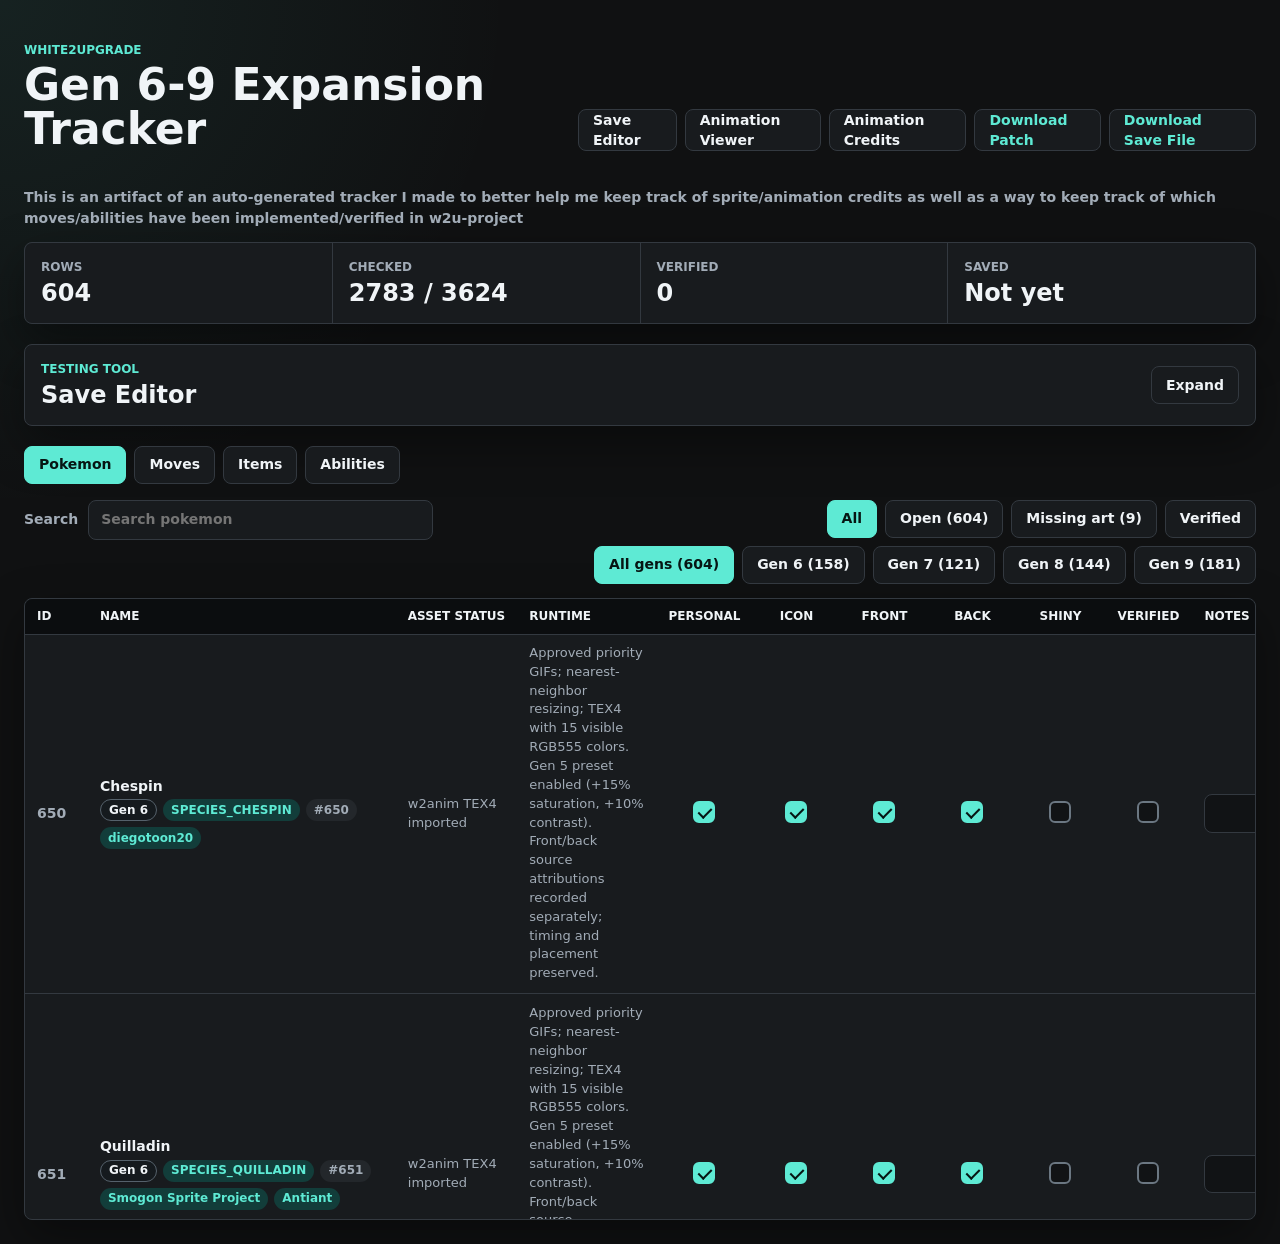
<file: index.html>
<!doctype html>
<html lang="en">
  <head>
    <meta charset="utf-8">
    <meta name="viewport" content="width=device-width, initial-scale=1">
    <title>Gen 6-9 Expansion Tracker</title>
    <link rel="stylesheet" href="styles.css?v=20260901-protective-pads-contact-fix">
  </head>
  <body>
    <div class="app-shell">
      <header class="topbar">
        <div>
          <p class="eyebrow">White2Upgrade</p>
          <h1>Gen 6-9 Expansion Tracker</h1>
        </div>
        <div class="toolbar" aria-label="Downloads">
          <a class="tool-button" href="#save-editor" data-save-editor-link>Save Editor</a>
          <a class="tool-button" href="animation-viewer/">Animation Viewer</a>
          <a class="tool-button" href="credits.html">Animation Credits</a>
          <a class="tool-button download" href="downloads/White2Upgrade.xdelta?v=20261011-integration-assets" download="White2Upgrade.xdelta">Download Patch</a>
          <a class="tool-button download" href="downloads/demosave.dsv?v=20261011-integration-assets" download="demosave.dsv">Download Save File</a>
        </div>
      </header>

      <main>
        <p class="save-status">This is an artifact of an auto-generated tracker I made to better help me keep track of sprite/animation credits as well as a way to keep track of which moves/abilities have been implemented/verified in w2u-project</p>
        <section class="summary-strip" aria-label="Progress overview">
          <div class="summary-item">
            <span class="summary-label">Rows</span>
            <strong id="summary-rows">0</strong>
          </div>
          <div class="summary-item">
            <span class="summary-label">Checked</span>
            <strong id="summary-checked">0 / 0</strong>
          </div>
          <div class="summary-item">
            <span class="summary-label">Verified</span>
            <strong id="summary-verified">0</strong>
          </div>
          <div class="summary-item wide">
            <span class="summary-label">Saved</span>
            <strong id="summary-saved">Not yet</strong>
          </div>
        </section>

        <section id="save-editor" class="save-editor-panel is-collapsed" aria-label="Save editor">
          <div class="save-editor-head">
            <div>
              <p class="eyebrow">Testing Tool</p>
              <h2>Save Editor</h2>
            </div>
            <button id="save-editor-toggle" class="tool-button save-editor-toggle" type="button" aria-expanded="false" aria-controls="save-editor-content">Expand</button>
          </div>

          <div id="save-editor-content" class="save-editor-content" hidden>
            <div class="save-actions save-editor-actions">
              <label class="tool-button file-button">
                <input id="save-file" type="file" accept=".sav,.dsv,application/octet-stream">
                <span>Open Save</span>
              </label>
              <button id="save-reset" class="tool-button" type="button" disabled>Reset</button>
              <button id="save-download" class="tool-button download" type="button" disabled>Download Edited Save</button>
            </div>

            <div class="save-status-row" aria-live="polite">
              <span id="save-file-name" class="pill">No save loaded</span>
              <span id="save-party-count" class="pill">0 Pokemon</span>
              <span id="save-partition-count" class="pill">0 mirrors</span>
              <span id="save-editor-status" class="save-status">Loading editor data</span>
            </div>

            <div id="save-editor-workspace" class="save-editor-workspace" hidden>
              <form id="bag-form" class="bag-form">
                <label class="save-field">
                  <span>Pouch</span>
                  <select id="bag-pouch">
                    <option value="auto">Auto (by item)</option>
                    <option value="items">Items</option>
                    <option value="medicine">Medicine</option>
                    <option value="berries">Berries</option>
                    <option value="tmhm">TMs &amp; HMs</option>
                    <option value="key">Key Items</option>
                  </select>
                </label>
                <label class="save-field">
                  <span>Item</span>
                  <input id="bag-item" list="item-options">
                </label>
                <label class="save-field count-field">
                  <span>Count</span>
                  <input id="bag-count" type="number" min="1" max="999" value="1">
                </label>
                <button class="tool-button" type="submit">Add Item</button>
              </form>

              <div id="party-editor" class="party-editor" aria-label="Party Pokemon"></div>
            </div>
          </div>
        </section>

        <nav class="tabs" aria-label="Tracker categories">
          <button class="tab is-active" type="button" data-tab="pokemon">Pokemon</button>
          <button class="tab" type="button" data-tab="moves">Moves</button>
          <button class="tab" type="button" data-tab="items">Items</button>
          <button class="tab" type="button" data-tab="abilities">Abilities</button>
        </nav>

        <section class="controls" aria-label="Tracker filters">
          <label class="search-wrap">
            <span>Search</span>
            <input id="search-input" type="search" placeholder="Name, constant, description">
          </label>
          <div class="tracker-filter-groups">
            <div class="segmented" role="group" aria-label="Status filter">
              <button class="segment is-active" type="button" data-filter="all">All</button>
              <button class="segment" type="button" data-filter="open">Open</button>
              <button class="segment" type="button" data-filter="missingSprites" data-filter-category="pokemon">Missing art</button>
              <button class="segment" type="button" data-filter="missingAnimation" data-filter-category="moves" hidden>Missing animation</button>
              <button class="segment" type="button" data-filter="missingEffect" hidden>Missing effect</button>
              <button class="segment" type="button" data-filter="verified">Verified</button>
            </div>
            <div class="segmented generation-filters" role="group" aria-label="Generation filter">
              <button class="segment generation-segment is-active" type="button" data-generation="all">All gens</button>
              <button class="segment generation-segment" type="button" data-generation="6">Gen 6</button>
              <button class="segment generation-segment" type="button" data-generation="7">Gen 7</button>
              <button class="segment generation-segment" type="button" data-generation="8">Gen 8</button>
              <button class="segment generation-segment" type="button" data-generation="9">Gen 9</button>
            </div>
          </div>
        </section>

        <section class="tracker-panel" aria-live="polite">
          <div class="table-scroll">
            <table id="tracker-table">
              <thead id="tracker-head"></thead>
              <tbody id="tracker-body"></tbody>
            </table>
          </div>
          <p id="empty-state" class="empty-state" hidden>No matching rows.</p>
        </section>
      </main>
    </div>

    <template id="checkbox-template">
      <label class="check-cell">
        <input type="checkbox">
        <span></span>
      </label>
    </template>

    <datalist id="species-options"></datalist>
    <datalist id="item-options"></datalist>
    <datalist id="ability-options"></datalist>
    <datalist id="move-options"></datalist>

    <script src="app.js?v=20261012-public-notes-cleanup" defer></script>
    <script src="save-editor.js?v=20260901-bundled-save-items" defer></script>
  </body>
</html>
</file>
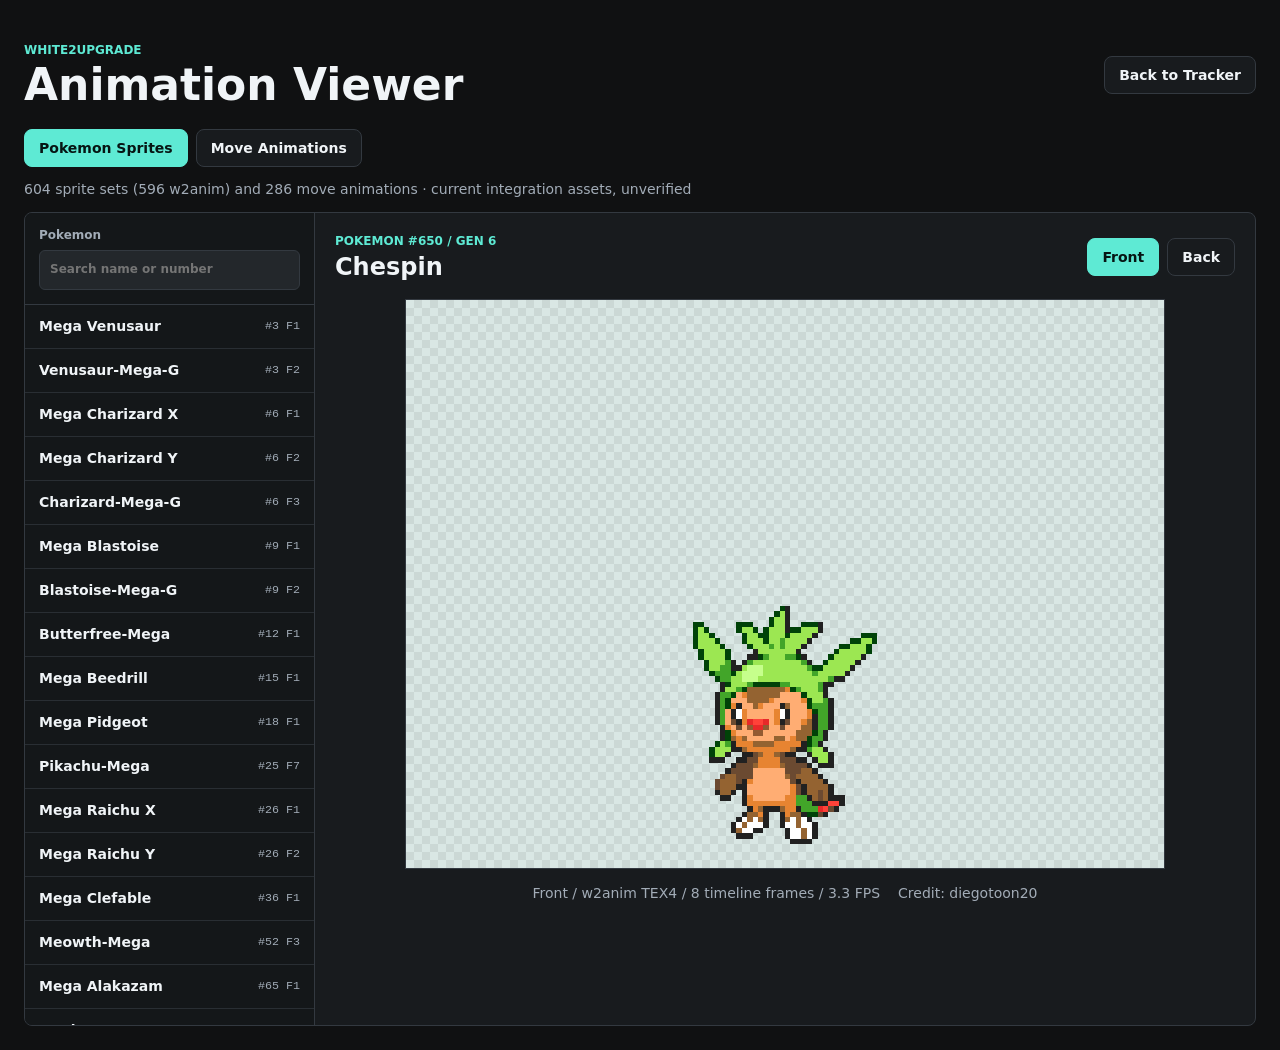
<file: animation-viewer/index.html>
<!doctype html>
<html lang="en">
  <head>
    <meta charset="UTF-8">
    <meta name="viewport" content="width=device-width, initial-scale=1.0">
    <meta name="theme-color" content="#101112">
    <title>White2Upgrade Animation Viewer</title>
    <script type="module" crossorigin src="./assets/index-ZsK7Nb_Q.js"></script>
    <link rel="stylesheet" crossorigin href="./assets/index-B3ODEoHz.css">
  </head>
  <body>
    <div class="viewer-app">
      <header class="viewer-topbar">
        <div>
          <p class="eyebrow">White2Upgrade</p>
          <h1>Animation Viewer</h1>
        </div>
        <a class="tool-button" href="../">Back to Tracker</a>
      </header>

      <main>
        <div class="viewer-tabs" role="tablist" aria-label="Animation libraries">
          <button class="viewer-tab is-active" type="button" role="tab" aria-selected="true" data-view="sprites">Pokemon Sprites</button>
          <button class="viewer-tab" type="button" role="tab" aria-selected="false" data-view="moves">Move Animations</button>
        </div>

        <p id="viewer-status" class="viewer-status" aria-live="polite">Loading animation library</p>

        <section id="sprite-view" class="library-layout" aria-label="Pokemon sprite animations">
          <aside class="library-sidebar">
            <label class="search-field">
              <span>Pokemon</span>
              <input id="sprite-search" type="search" placeholder="Search name or number" autocomplete="off">
            </label>
            <div id="sprite-list" class="library-list" role="listbox" aria-label="Added Pokemon"></div>
          </aside>

          <div class="viewer-workspace">
            <div class="workspace-heading">
              <div>
                <p id="sprite-number" class="eyebrow"></p>
                <h2 id="sprite-name">Pokemon</h2>
              </div>
              <div class="segmented" role="group" aria-label="Sprite side">
                <button class="segment is-active" type="button" data-side="front" aria-pressed="true">Front</button>
                <button class="segment" type="button" data-side="back" aria-pressed="false">Back</button>
              </div>
            </div>
            <div class="sprite-stage">
              <canvas id="sprite-canvas" width="96" height="96" role="img" aria-label="Selected Pokemon sprite animation"></canvas>
            </div>
            <div class="sprite-meta">
              <span id="sprite-format"></span>
              <span id="sprite-credit"></span>
            </div>
          </div>
        </section>

        <section id="move-view" class="library-layout" aria-label="Move animations" hidden>
          <aside class="library-sidebar">
            <label class="search-field">
              <span>Move</span>
              <input id="move-search" type="search" placeholder="Search name or number" autocomplete="off">
            </label>
            <div id="move-list" class="library-list" role="listbox" aria-label="Added moves"></div>
          </aside>

          <div class="viewer-workspace move-workspace">
            <div class="workspace-heading move-heading">
              <div>
                <p id="move-number" class="eyebrow"></p>
                <h2 id="move-name">Move</h2>
              </div>
              <label class="battle-pokemon-field">
                <span>Battle Pokemon</span>
                <select id="battle-pokemon"></select>
              </label>
            </div>
            <p id="move-credit" class="move-status"></p>
            <p id="move-status" class="move-status" aria-live="polite"></p>
            <div id="move-preview-host" class="move-preview-host"></div>
          </div>
        </section>
      </main>
    </div>
  </body>
</html>
</file>
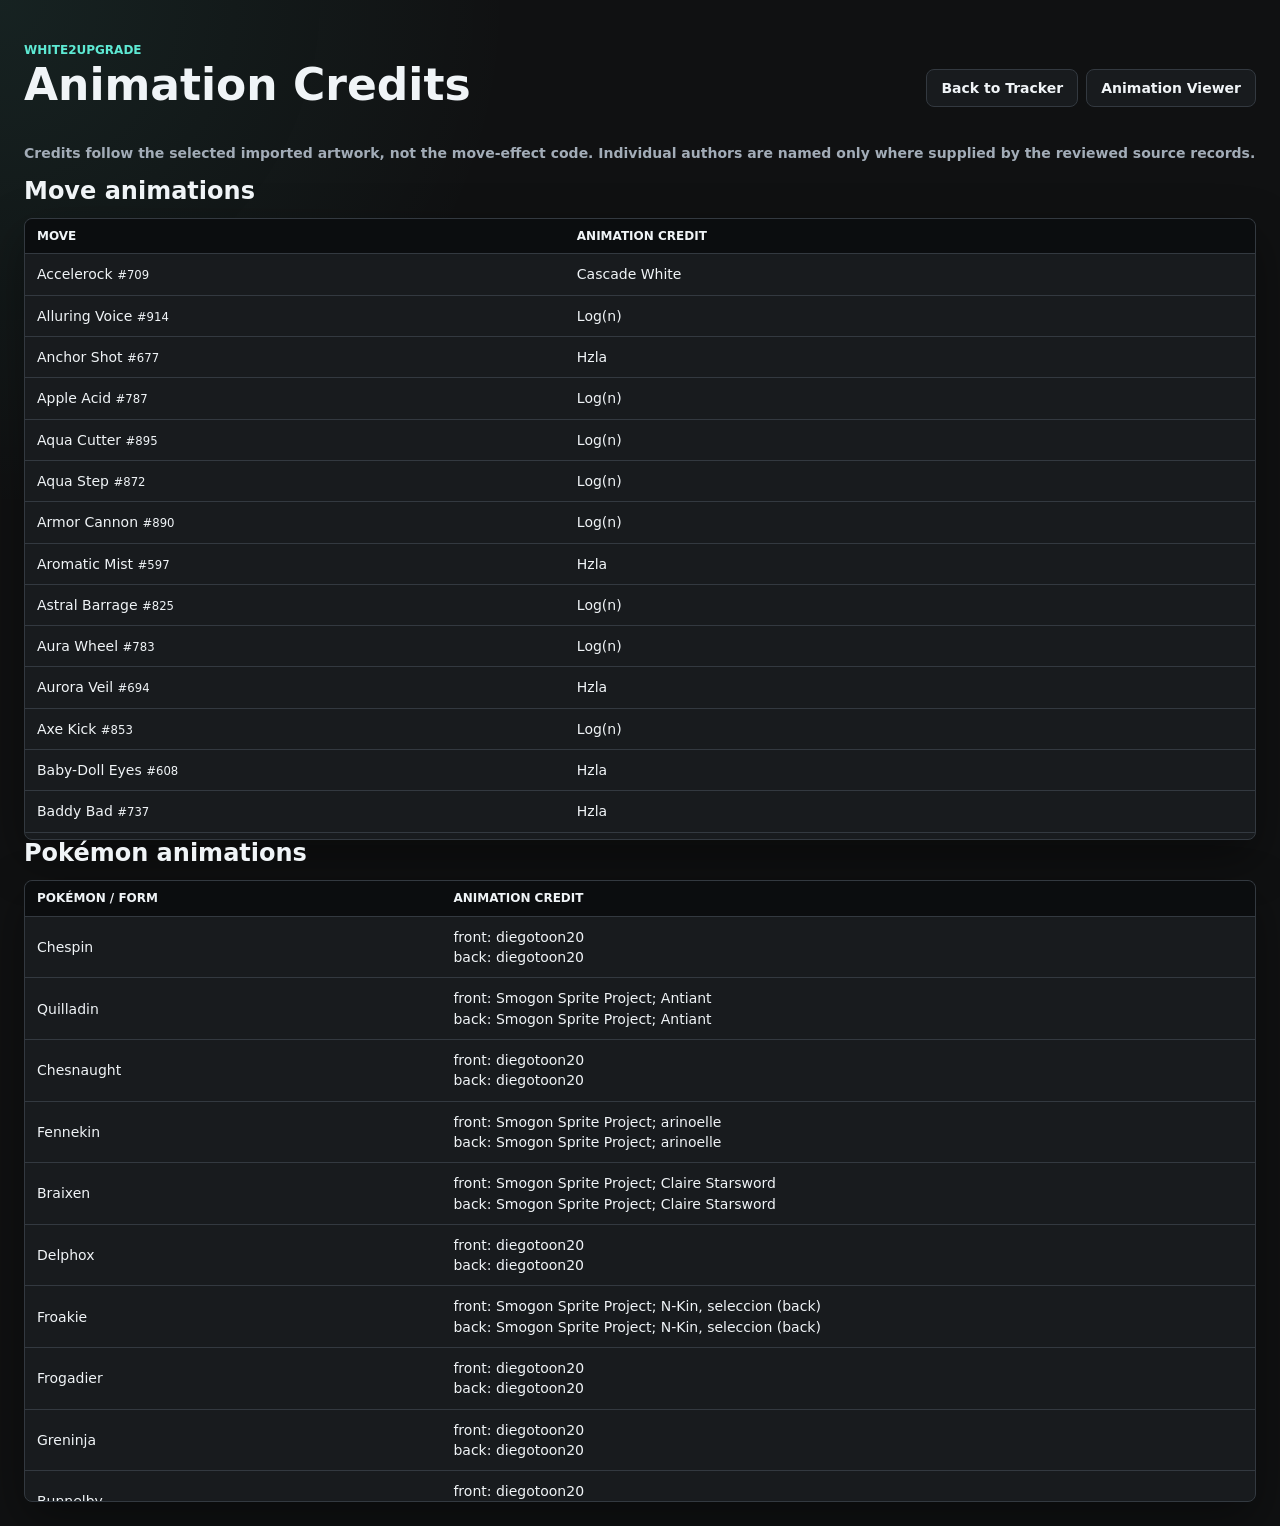
<file: credits.html>
<!doctype html>
<html lang="en">
  <head>
    <meta charset="utf-8">
    <meta name="viewport" content="width=device-width, initial-scale=1">
    <title>White2Upgrade Animation Credits</title>
    <link rel="stylesheet" href="styles.css?v=20261011-integration-assets">
  </head>
  <body>
    <div class="app-shell">
      <header class="topbar">
        <div><p class="eyebrow">White2Upgrade</p><h1>Animation Credits</h1></div>
        <div class="toolbar"><a class="tool-button" href="index.html">Back to Tracker</a><a class="tool-button" href="animation-viewer/">Animation Viewer</a></div>
      </header>
      <main>
        <p id="credit-policy" class="save-status">Loading selected-source credits…</p>
        <h2>Move animations</h2>
        <section class="tracker-panel"><div class="table-scroll"><table><thead><tr><th>Move</th><th>Animation credit</th></tr></thead><tbody id="move-credits"></tbody></table></div></section>
        <h2>Pokémon animations</h2>
        <section class="tracker-panel"><div class="table-scroll"><table><thead><tr><th>Pokémon / Form</th><th>Animation credit</th></tr></thead><tbody id="pokemon-credits"></tbody></table></div></section>
      </main>
    </div>
    <script src="credits.js?v=20261011-integration-assets" defer></script>
  </body>
</html>
</file>
<file: styles.css>
:root {
  color-scheme: dark;
  --bg: #101112;
  --panel: #181b1e;
  --panel-soft: #23272b;
  --ink: #f0f4f7;
  --muted: #a2acb7;
  --line: #333940;
  --teal: #5eead4;
  --teal-soft: #123d3a;
  --amber: #f4c96b;
  --amber-soft: #3b3016;
  --coral: #ff8a7a;
  --coral-soft: #421f1c;
  --accent-contrast: #061513;
  --hover: #20252a;
  --shadow: 0 18px 48px rgba(0, 0, 0, 0.38);
}

* {
  box-sizing: border-box;
}

[hidden] {
  display: none !important;
}

html {
  min-width: 320px;
  background: var(--bg);
}

body {
  margin: 0;
  background:
    radial-gradient(circle at top left, rgba(94, 234, 212, 0.08), transparent 32rem),
    var(--bg);
  color: var(--ink);
  font-family: Inter, ui-sans-serif, system-ui, -apple-system, BlinkMacSystemFont, "Segoe UI", sans-serif;
  font-size: 14px;
  line-height: 1.45;
}

button,
input,
textarea,
select {
  font: inherit;
}

button {
  cursor: pointer;
}

.app-shell {
  width: min(1440px, 100%);
  margin: 0 auto;
  padding: 24px;
}

.topbar {
  display: flex;
  align-items: flex-end;
  justify-content: space-between;
  gap: 20px;
  padding: 18px 0 22px;
}

.eyebrow {
  margin: 0 0 4px;
  color: var(--teal);
  font-size: 12px;
  font-weight: 800;
  letter-spacing: 0;
  text-transform: uppercase;
}

h1 {
  margin: 0;
  font-size: clamp(28px, 5vw, 44px);
  line-height: 1;
  letter-spacing: 0;
}

h2 {
  margin: 0;
  font-size: 24px;
  line-height: 1.1;
  letter-spacing: 0;
}

.toolbar,
.tabs,
.controls,
.segmented {
  display: flex;
  align-items: center;
  gap: 8px;
}

.tool-button,
.tab,
.segment {
  display: inline-flex;
  align-items: center;
  justify-content: center;
  border: 1px solid var(--line);
  border-radius: 8px;
  background: var(--panel);
  color: var(--ink);
  font-weight: 750;
  min-height: 38px;
  padding: 0 14px;
  transition: background 140ms ease, border-color 140ms ease, color 140ms ease, transform 140ms ease;
}

a.tool-button {
  text-decoration: none;
}

.tool-button:hover,
.tab:hover,
.segment:hover {
  border-color: #55616b;
  background: var(--hover);
  transform: translateY(-1px);
}

.tool-button.download {
  color: var(--teal);
}

.tool-button.danger {
  color: var(--coral);
}

.summary-strip {
  display: grid;
  grid-template-columns: repeat(4, minmax(0, 1fr));
  gap: 1px;
  overflow: hidden;
  border: 1px solid var(--line);
  border-radius: 8px;
  background: var(--line);
  box-shadow: var(--shadow);
}

.summary-item {
  min-width: 0;
  background: var(--panel);
  padding: 16px;
}

.summary-label {
  display: block;
  color: var(--muted);
  font-size: 12px;
  font-weight: 750;
  text-transform: uppercase;
  letter-spacing: 0;
}

.summary-item strong {
  display: block;
  overflow: hidden;
  margin-top: 4px;
  font-size: 24px;
  line-height: 1.1;
  text-overflow: ellipsis;
  white-space: nowrap;
}

.tabs {
  margin-top: 20px;
  overflow-x: auto;
  padding-bottom: 2px;
}

.tab.is-active,
.segment.is-active {
  border-color: var(--teal);
  background: var(--teal);
  color: var(--accent-contrast);
}

.controls {
  justify-content: space-between;
  align-items: flex-start;
  gap: 16px;
  margin-top: 14px;
}

.tracker-filter-groups {
  display: flex;
  flex: 1 1 auto;
  flex-wrap: wrap;
  justify-content: flex-end;
  gap: 8px 14px;
}

.search-wrap {
  display: grid;
  grid-template-columns: auto minmax(180px, 440px);
  align-items: center;
  gap: 10px;
  width: min(100%, 560px);
  color: var(--muted);
  font-weight: 750;
}

.search-wrap input {
  width: 100%;
  min-height: 40px;
  border: 1px solid var(--line);
  border-radius: 8px;
  background: var(--panel);
  color: var(--ink);
  padding: 0 12px;
  outline: none;
}

.search-wrap input:focus-visible,
.notes-input:focus-visible,
.save-field input:focus-visible,
.save-field select:focus-visible,
button:focus-visible {
  outline: 3px solid rgba(94, 234, 212, 0.28);
  outline-offset: 2px;
}

.save-editor-panel {
  margin-top: 20px;
  border: 1px solid var(--line);
  border-radius: 8px;
  background: var(--panel);
  box-shadow: var(--shadow);
}

.save-editor-head {
  display: flex;
  align-items: center;
  justify-content: space-between;
  gap: 16px;
  padding: 16px;
}

.save-editor-content {
  border-top: 1px solid var(--line);
}

.save-editor-toggle {
  flex: 0 0 auto;
}

.save-actions {
  display: flex;
  flex-wrap: wrap;
  justify-content: flex-end;
  gap: 8px;
}

.save-editor-actions {
  padding: 16px;
  border-bottom: 1px solid var(--line);
}

.file-button {
  position: relative;
  overflow: hidden;
}

.file-button input {
  position: absolute;
  inset: 0;
  opacity: 0;
  cursor: pointer;
}

.file-button:has(input:disabled) {
  cursor: default;
  opacity: 0.64;
}

.save-status-row {
  display: flex;
  flex-wrap: wrap;
  align-items: center;
  gap: 8px;
  padding: 12px 16px;
  border-bottom: 1px solid var(--line);
}

.save-status {
  color: var(--muted);
  font-weight: 750;
}

.save-status.is-error {
  color: var(--coral);
}

.save-editor-workspace {
  display: grid;
  gap: 14px;
  padding: 16px;
}

.bag-form {
  display: grid;
  grid-template-columns: minmax(110px, 160px) minmax(220px, 1fr) minmax(92px, 120px) auto;
  align-items: end;
  gap: 10px;
}

.save-field {
  display: grid;
  gap: 6px;
  min-width: 0;
  color: var(--muted);
  font-size: 12px;
  font-weight: 800;
  text-transform: uppercase;
  letter-spacing: 0;
}

.save-field input,
.save-field select {
  width: 100%;
  min-height: 38px;
  border: 1px solid var(--line);
  border-radius: 8px;
  background: #111315;
  color: var(--ink);
  padding: 0 10px;
  outline: none;
  text-transform: none;
}

.save-field input[aria-invalid="true"],
.save-field select[aria-invalid="true"] {
  border-color: var(--coral);
}

.party-editor {
  display: grid;
  gap: 1px;
  overflow: hidden;
  border: 1px solid var(--line);
  border-radius: 8px;
  background: var(--line);
}

.party-row {
  display: grid;
  grid-template-columns: minmax(180px, 0.8fr) minmax(280px, 1.25fr) minmax(320px, 1.4fr) minmax(260px, 0.8fr);
  gap: 12px;
  align-items: center;
  min-width: 0;
  background: #15181b;
  padding: 12px;
}

.party-row-main {
  display: flex;
  align-items: center;
  min-width: 0;
  gap: 10px;
}

.slot-badge {
  display: inline-flex;
  align-items: center;
  justify-content: center;
  flex: 0 0 auto;
  min-width: 58px;
  min-height: 28px;
  border: 1px solid var(--line);
  border-radius: 8px;
  background: var(--panel-soft);
  color: var(--teal);
  font-size: 12px;
  font-weight: 850;
}

.party-title {
  min-width: 0;
}

.party-title strong,
.party-title span {
  display: block;
  overflow: hidden;
  text-overflow: ellipsis;
  white-space: nowrap;
}

.party-title span {
  color: var(--muted);
  font-size: 12px;
  font-weight: 750;
}

.copy-pokemon-button {
  display: inline-grid;
  place-items: center;
  flex: 0 0 auto;
  width: 34px;
  height: 34px;
  border: 1px solid var(--line);
  border-radius: 8px;
  background: #101315;
  color: var(--muted);
  cursor: pointer;
}

.copy-pokemon-button:hover {
  border-color: rgba(94, 234, 212, 0.42);
  color: var(--teal);
}

.copy-pokemon-button:active {
  transform: translateY(1px);
}

.copy-pokemon-button svg {
  width: 18px;
  height: 18px;
  fill: none;
  stroke: currentColor;
  stroke-linecap: round;
  stroke-linejoin: round;
  stroke-width: 1.8;
}

.save-fields {
  display: grid;
  min-width: 0;
  gap: 8px;
}

.primary-fields {
  grid-template-columns: repeat(auto-fit, minmax(132px, 1fr));
}

.move-fields {
  grid-template-columns: repeat(2, minmax(0, 1fr));
}

.party-stats-panel {
  display: grid;
  min-width: 0;
  gap: 8px;
}

.stat-edit-fields {
  grid-template-columns: repeat(2, minmax(0, 1fr));
}

.status-condition-field {
  grid-column: 1 / -1;
}

.stat-strip {
  display: grid;
  grid-template-columns: repeat(3, minmax(0, 1fr));
  gap: 6px;
}

.stat-strip span {
  display: grid;
  gap: 2px;
  min-width: 0;
  border: 1px solid var(--line);
  border-radius: 8px;
  background: #101315;
  padding: 7px 8px;
  color: var(--ink);
  font-variant-numeric: tabular-nums;
  font-weight: 850;
}

.stat-strip b {
  color: var(--muted);
  font-size: 10px;
  font-weight: 850;
  line-height: 1;
}

.tracker-panel {
  margin-top: 14px;
  border: 1px solid var(--line);
  border-radius: 8px;
  background: var(--panel);
  box-shadow: var(--shadow);
}

.table-scroll {
  overflow: auto;
  max-height: calc(100vh - 280px);
  min-height: 360px;
  border-radius: 8px;
}

table {
  width: 100%;
  min-width: 980px;
  border-collapse: separate;
  border-spacing: 0;
}

thead th {
  position: sticky;
  top: 0;
  z-index: 2;
  background: #0b0d0f;
  color: var(--ink);
  font-size: 12px;
  line-height: 1.2;
  text-align: left;
  text-transform: uppercase;
  letter-spacing: 0;
  white-space: nowrap;
}

th,
td {
  border-bottom: 1px solid var(--line);
  padding: 10px 12px;
  vertical-align: middle;
}

tbody tr:hover {
  background: var(--hover);
}

.id-cell {
  width: 70px;
  color: var(--muted);
  font-variant-numeric: tabular-nums;
  font-weight: 750;
}

.name-cell {
  min-width: 230px;
}

.name-cell strong {
  display: block;
  line-height: 1.2;
}

.meta-line {
  display: flex;
  flex-wrap: wrap;
  gap: 6px;
  margin-top: 5px;
}

.pill {
  display: inline-flex;
  align-items: center;
  max-width: 100%;
  min-height: 22px;
  border-radius: 999px;
  background: var(--panel-soft);
  color: var(--muted);
  font-size: 12px;
  font-weight: 750;
  padding: 0 8px;
  white-space: nowrap;
}

a.pill {
  text-decoration: none;
}

a.pill:hover {
  filter: brightness(1.12);
}

.pill.ok {
  background: var(--teal-soft);
  color: var(--teal);
}

.pill.warn {
  background: var(--amber-soft);
  color: var(--amber);
}

.pill.generation {
  border: 1px solid #55616b;
  background: #151a1e;
  color: var(--ink);
}

.readonly-cell {
  max-width: 420px;
  color: var(--muted);
  font-size: 13px;
}

.compact-cell {
  width: 88px;
  min-width: 88px;
  text-align: center;
}

.check-cell {
  position: relative;
  display: inline-flex;
  align-items: center;
  justify-content: center;
  width: 28px;
  height: 28px;
}

.check-cell input {
  position: absolute;
  z-index: 1;
  inset: 0;
  inline-size: 100%;
  block-size: 100%;
  margin: 0;
  opacity: 0;
  cursor: pointer;
}

.check-cell span {
  position: relative;
  display: block;
  width: 22px;
  height: 22px;
  border: 2px solid #6b7782;
  border-radius: 6px;
  background: #111315;
  pointer-events: none;
  transition: background 120ms ease, border-color 120ms ease;
}

.check-cell input:checked + span {
  border-color: var(--teal);
  background: var(--teal);
}

.check-cell input:checked + span::after {
  position: absolute;
  top: 2px;
  left: 6px;
  width: 6px;
  height: 11px;
  border: solid var(--accent-contrast);
  border-width: 0 2px 2px 0;
  content: "";
  transform: rotate(45deg);
}

.check-cell input:focus-visible + span {
  outline: 3px solid rgba(94, 234, 212, 0.28);
  outline-offset: 2px;
}

.check-cell input:disabled + span,
.notes-input[readonly] {
  cursor: default;
}

.check-cell input:disabled + span {
  opacity: 0.82;
}

.is-readonly .check-cell,
.is-readonly .notes-input {
  cursor: default;
}

.notes-cell {
  min-width: 220px;
}

.notes-input {
  display: block;
  width: 100%;
  min-height: 36px;
  max-height: 92px;
  resize: vertical;
  border: 1px solid var(--line);
  border-radius: 8px;
  background: #111315;
  color: var(--ink);
  padding: 8px 10px;
}

.empty-state {
  margin: 0;
  padding: 28px;
  color: var(--muted);
  font-weight: 750;
  text-align: center;
}

@media (max-width: 760px) {
  .app-shell {
    padding: 14px;
  }

  .topbar,
  .controls {
    align-items: stretch;
    flex-direction: column;
  }

  .toolbar,
  .tabs,
  .segmented,
  .tracker-filter-groups,
  .save-actions {
    flex-wrap: wrap;
  }

  .tracker-filter-groups {
    justify-content: flex-start;
  }

  .summary-strip {
    grid-template-columns: repeat(2, minmax(0, 1fr));
  }

  .search-wrap {
    grid-template-columns: 1fr;
    width: 100%;
  }

  .table-scroll {
    max-height: calc(100vh - 360px);
  }

  .save-editor-head {
    align-items: stretch;
    flex-direction: column;
  }

  .save-actions {
    justify-content: flex-start;
  }

  .bag-form,
  .party-row,
  .primary-fields,
  .move-fields,
  .stat-edit-fields {
    grid-template-columns: 1fr;
  }

  .stat-strip {
    grid-template-columns: repeat(2, minmax(0, 1fr));
  }
}
</file>
<file: animation-viewer/assets/index-B3ODEoHz.css>
:root{color-scheme:dark;--bg: #101112;--panel: #181b1e;--panel-soft: #23272b;--ink: #f0f4f7;--muted: #a2acb7;--line: #333940;--teal: #5eead4;--teal-soft: #123d3a;--coral: #ff8a7a;--accent-contrast: #061513}*{box-sizing:border-box}[hidden]{display:none!important}html{min-width:320px;background:var(--bg)}body{margin:0;background:var(--bg);color:var(--ink);font-family:Inter,ui-sans-serif,system-ui,-apple-system,BlinkMacSystemFont,Segoe UI,sans-serif;font-size:14px;line-height:1.45}button,input,select{font:inherit}button{cursor:pointer}.viewer-app{width:min(1600px,100%);margin:0 auto;padding:24px}.viewer-topbar,.workspace-heading,.viewer-tabs,.segmented{display:flex;align-items:center}.viewer-topbar{justify-content:space-between;gap:20px;padding:18px 0 22px}.eyebrow{margin:0 0 4px;color:var(--teal);font-size:12px;font-weight:800;letter-spacing:0;text-transform:uppercase}h1,h2{margin:0;letter-spacing:0}h1{font-size:clamp(28px,5vw,44px);line-height:1}h2{font-size:24px;line-height:1.1}.tool-button,.viewer-tab,.segment,.script-btn{display:inline-flex;min-height:38px;align-items:center;justify-content:center;border:1px solid var(--line);border-radius:8px;background:var(--panel);color:var(--ink);font-weight:750;padding:0 14px;text-decoration:none}.tool-button:hover,.viewer-tab:hover,.segment:hover,.script-btn:hover{border-color:#55616b;background:#20252a}.viewer-tabs,.segmented{gap:8px}.viewer-tab.is-active,.segment.is-active{border-color:var(--teal);background:var(--teal);color:var(--accent-contrast)}.viewer-status,.move-status{color:var(--muted)}.viewer-status{margin:12px 0}.is-error{color:var(--coral)!important}.library-layout{display:grid;grid-template-columns:290px minmax(0,1fr);min-height:680px;overflow:hidden;border:1px solid var(--line);border-radius:8px;background:var(--panel)}.library-sidebar{display:flex;min-width:0;flex-direction:column;border-right:1px solid var(--line);background:#141719}.search-field,.battle-pokemon-field{display:grid;gap:6px;color:var(--muted);font-size:12px;font-weight:750}.search-field{padding:14px;border-bottom:1px solid var(--line)}.search-field input,.battle-pokemon-field select,.move-animation-preview-controls select{min-height:40px;width:100%;border:1px solid var(--line);border-radius:6px;outline:none;background:var(--panel-soft);color:var(--ink);padding:0 10px}.search-field input:focus-visible,.battle-pokemon-field select:focus-visible,button:focus-visible{outline:3px solid rgba(94,234,212,.28);outline-offset:2px}.library-list{flex:1 1 auto;min-height:0;max-height:720px;overflow:auto}.library-row{display:grid;width:100%;min-height:44px;grid-template-columns:minmax(0,1fr) auto;align-items:center;gap:8px;border:0;border-bottom:1px solid #292e33;background:transparent;color:var(--ink);padding:8px 14px;text-align:left}.library-row:hover{background:#20252a}.library-row.is-active{background:var(--teal-soft);box-shadow:inset 3px 0 0 var(--teal)}.library-row span{overflow:hidden;font-weight:700;text-overflow:ellipsis;white-space:nowrap}.library-row small{color:var(--muted);font-family:Menlo,Consolas,monospace}.library-empty{margin:0;color:var(--muted);padding:18px 14px}.viewer-workspace{min-width:0;padding:20px}.workspace-heading{min-height:48px;justify-content:space-between;gap:16px;margin-bottom:18px}.sprite-stage{display:grid;width:min(760px,100%);aspect-ratio:4 / 3;place-items:center;margin:0 auto;overflow:hidden;border:1px solid var(--line);background-color:#d9e7e4;background-image:linear-gradient(45deg,#cbd8d5 25%,transparent 25%),linear-gradient(-45deg,#cbd8d5 25%,transparent 25%),linear-gradient(45deg,transparent 75%,#cbd8d5 75%),linear-gradient(-45deg,transparent 75%,#cbd8d5 75%);background-position:0 0,0 8px,8px -8px,-8px 0;background-size:16px 16px}.sprite-stage canvas{display:block;width:min(72%,520px);height:auto;aspect-ratio:1;image-rendering:pixelated}.segment:disabled{cursor:not-allowed;opacity:.42}.sprite-meta{display:flex;justify-content:center;gap:18px;color:var(--muted);padding:14px 0 0}.move-workspace{display:flex;flex-direction:column}.move-heading{margin-bottom:6px}.battle-pokemon-field{width:min(260px,100%)}.move-status{min-height:21px;margin:0 0 10px}.move-preview-host{min-width:0}.preview-loading{display:grid;min-height:480px;place-items:center;border:1px solid var(--line);color:var(--muted)}.move-animation-preview{display:flex;min-width:0;flex-direction:column;gap:12px}.move-animation-preview-controls{display:flex;align-items:center;flex-wrap:wrap;gap:10px}.move-animation-preview-controls label{display:flex;align-items:center;gap:7px;color:var(--muted)}.move-animation-preview-controls input[type=range]{width:min(300px,30vw);accent-color:var(--teal)}.move-animation-preview-controls select{min-height:34px;width:auto}.move-animation-preview-grid{display:grid;min-height:0;grid-template-columns:minmax(420px,1fr) minmax(260px,340px);align-items:stretch;gap:12px}.move-animation-preview-canvas{position:relative;width:100%;max-width:960px;aspect-ratio:4 / 3;justify-self:center;overflow:hidden;border:1px solid var(--line);background:#181a24}.move-animation-preview-stage,.move-animation-preview-stage canvas,.move-animation-preview-bg{width:100%;height:100%}.move-animation-preview-bg,.move-animation-preview-stage{position:absolute;top:0;right:0;bottom:0;left:0}.move-animation-preview-stage canvas{position:relative;z-index:1;display:block}.move-animation-preview-side{display:flex;height:min(620px,calc((100vw - 700px)*.75));min-height:320px;max-height:620px;flex-direction:column}.move-animation-preview-timeline{flex:1 1 auto;min-height:0;overflow:auto;border:1px solid var(--line)}.move-animation-preview-event{display:grid;grid-template-columns:44px minmax(0,1fr);gap:5px 7px;border-bottom:1px solid #2b3035;color:var(--ink);padding:7px 9px}.move-animation-preview-event span{color:var(--teal);font-family:Menlo,Consolas,monospace}.move-animation-preview-event small,.move-animation-preview-event code{grid-column:2;overflow-wrap:anywhere}.move-animation-preview-event small{color:var(--muted)}.move-animation-preview-event code{background:#101214;color:#f4c96b;font-family:Menlo,Consolas,monospace;font-size:11px;padding:4px 6px;white-space:normal}.move-animation-preview-event.-marker{background:#5eead40f}.move-animation-preview-event.-unsupported{background:#ff8a7a14}.move-animation-preview-event.-past{box-shadow:inset 3px 0 0 var(--teal)}@media (max-width: 1100px){.move-animation-preview-grid{grid-template-columns:1fr}.move-animation-preview-side{height:260px;min-height:260px}}@media (max-width: 760px){.viewer-app{padding:14px}.viewer-topbar,.workspace-heading,.sprite-meta{align-items:flex-start;flex-direction:column}.library-layout{grid-template-columns:1fr;min-height:0}.library-sidebar{border-right:0;border-bottom:1px solid var(--line)}.library-list{max-height:220px}.viewer-workspace{padding:14px}.battle-pokemon-field{width:100%}.move-animation-preview-controls input[type=range]{width:min(220px,48vw)}.move-animation-preview-grid{grid-template-columns:minmax(0,1fr)}}
</file>
